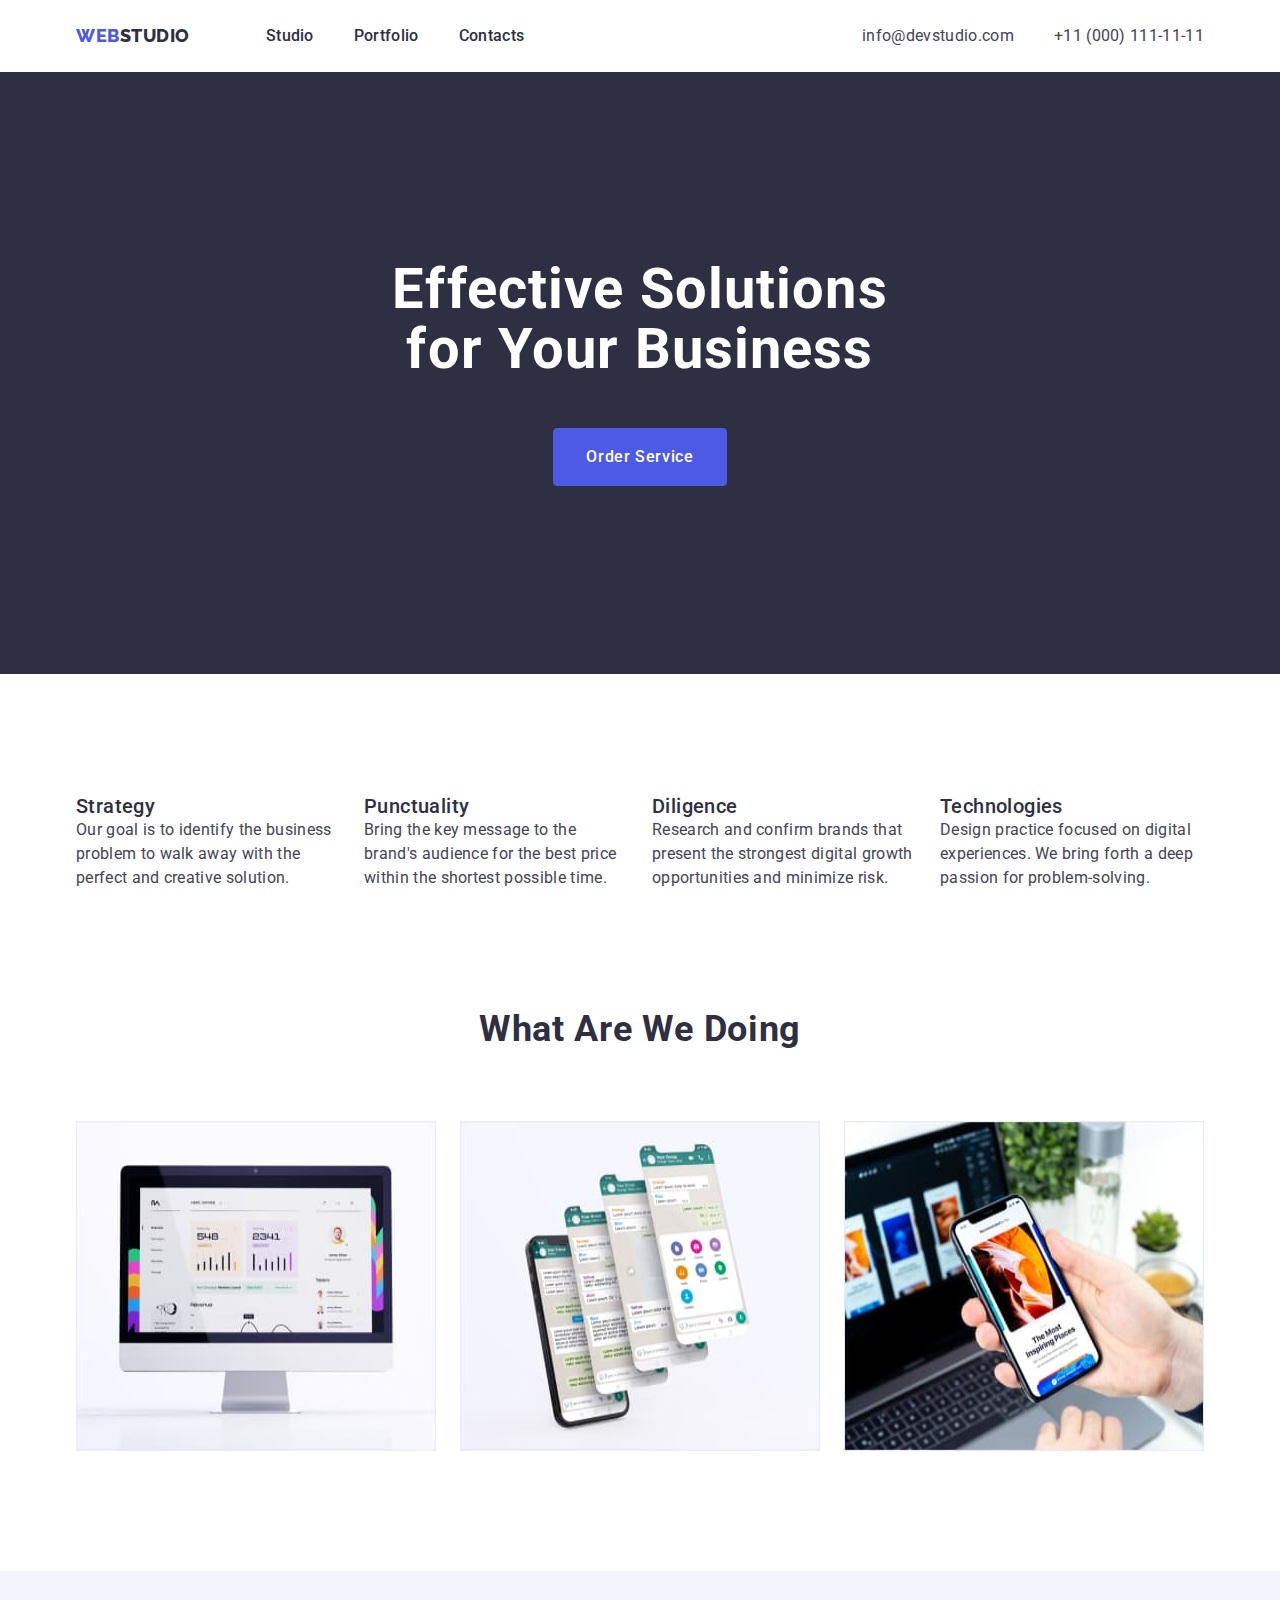
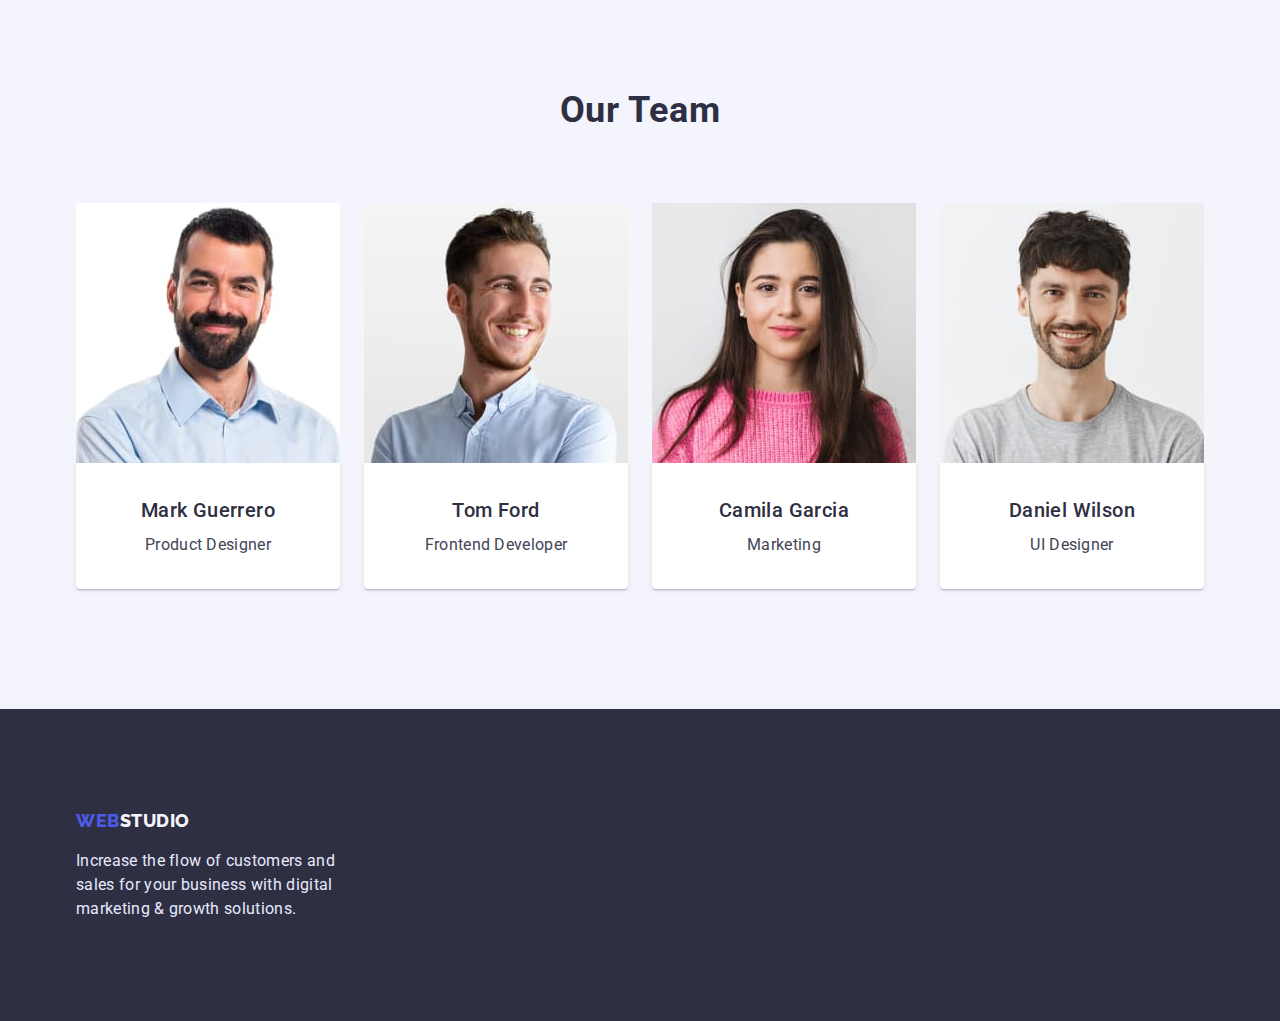
<file: index.html>
<!DOCTYPE html>
<html lang="en">
  <head>
    <meta charset="UTF-8" />
    <meta http-equiv="X-UA-Compatible" content="IE=edge" />
    <meta name="viewport" content="width=device-width, initial-scale=1.0" />
    <title>WebStudio</title>
    <link rel="preconnect" href="https://fonts.googleapis.com" />
    <link rel="preconnect" href="https://fonts.gstatic.com" crossorigin />
    <link
      href="https://fonts.googleapis.com/css2?family=Raleway:wght@800&family=Roboto:wght@400;500;700;900&display=swap"
      rel="stylesheet"
    />
    <link
      rel="stylesheet"
      href="https://cdn.jsdelivr.net/npm/modern-normalize@1.1.0/modern-normalize.min.css"
    />
    <link rel="stylesheet" href="./css/styles.css" />
  </head>
  <body>
    <header class="main-header">
      <!--header-->
      <div class="container page-header-container">
        <nav class="main-navigation">
          <a class="logotype-header" href="./index.html"
            >WEB<span>STUDIO</span></a
          >
          <ul class="menu list">
            <li class="menu-item"><a class="menu-link" href="">Studio</a></li>
            <li class="menu-item">
              <a class="menu-link" href="./portfolio.html">Portfolio</a>
            </li>
            <li class="menu-item"><a class="menu-link" href="">Contacts</a></li>
          </ul>
        </nav>
        <address>
          <ul class="menu-contact list">
            <li class="menu-contact-item list">
              <a class="contact-email list" href="mailto:info@devstudio.com"
                >info@devstudio.com</a
              >
            </li>
            <li class="menu-contact-item list">
              <a class="contact-phone list" href="tel:+110001111111"
                >+11 (000) 111-11-11</a
              >
            </li>
          </ul>
        </address>
      </div>
    </header>

    <main>
      <!--hero section-->
      <section class="hero">
        <div class="container hero-section-container">
          <h1 class="hero-title">Effective Solutions for Your Business</h1>
          <button class="modal-btn" type="button">Order Service</button>
        </div>
      </section>

      <!--Section 1-->
      <section class="goals-section">
        <div class="container">
          <h2 class="visually-hidden">section2</h2>
          <ul class="goals list">
            <li class="goals-item">
              <h3 class="goals-item-header">Strategy</h3>
              <p class="goals-item-text">
                Our goal is to identify the business problem to walk away with
                the perfect and creative solution.
              </p>
            </li>
            <li class="goals-item">
              <h3 class="goals-item-header">Punctuality</h3>
              <p class="goals-item-text">
                Bring the key message to the brand's audience for the best price
                within the shortest possible time.
              </p>
            </li>
            <li class="goals-item">
              <h3 class="goals-item-header">Diligence</h3>
              <p class="goals-item-text">
                Research and confirm brands that present the strongest digital
                growth opportunities and minimize risk.
              </p>
            </li>
            <li class="goals-item">
              <h3 class="goals-item-header">Technologies</h3>
              <p class="goals-item-text">
                Design practice focused on digital experiences. We bring forth a
                deep passion for problem-solving.
              </p>
            </li>
          </ul>
        </div>
      </section>

      <!--Section 2-->
      <section class="work-section">
        <div class="container">
          <h2 class="header-two">What are we doing</h2>
          <ul class="work list">
            <li class="work-examples">
              <img
                src="./images/section-2-img1.jpg"
                alt="picture1"
                width="360"
                height="330"
              />
            </li>
            <li class="work-examples">
              <img
                src="./images/section-2-img2.jpg"
                alt="picture2"
                width="360"
                height="330"
              />
            </li>
            <li class="work-examples">
              <img
                src="./images/section-2-img3.jpg"
                alt="picture3"
                width="360"
                height="330"
              />
            </li>
          </ul>
        </div>
      </section>

      <!--Section 3-->
      <section class="list employee-card section">
        <div class="container">
          <h2 class="header-two">Our Team</h2>
          <ul class="employee-card-all list">
            <li class="employee-card-list">
              <img
                src="./images/section-3-img1.jpg"
                alt="employee1"
                width="264"
                height="260"
              />
              <div class="card-content">
                <h3 class="employee-name">Mark Guerrero</h3>
                <p class="employee-position">Product Designer</p>
              </div>
            </li>
            <li class="employee-card-list">
              <img
                src="./images/section-3-img2.jpg"
                alt="employee2"
                width="264"
                height="260"
              />
              <div class="card-content">
                <h3 class="employee-name">Tom Ford</h3>
                <p class="employee-position">Frontend Developer</p>
              </div>
            </li>
            <li class="employee-card-list">
              <img
                src="./images/section-3-img3.jpg"
                alt="employee3"
                width="264"
                height="260"
              />
              <div class="card-content">
                <h3 class="employee-name">Camila Garcia</h3>
                <p class="employee-position">Marketing</p>
              </div>
            </li>
            <li class="employee-card-list">
              <img
                src="./images/section-3-img4.jpg"
                alt="employee4"
                width="264"
                height="260"
              />
              <div class="card-content">
                <h3 class="employee-name">Daniel Wilson</h3>
                <p class="employee-position">UI Designer</p>
              </div>
            </li>
          </ul>
        </div>
      </section>
    </main>

    <footer class="footer-section">
      <div class="container footer-container">
        <a class="logotype-footer" href="./index.html"
          >WEB<span>STUDIO</span></a
        >
        <p class="footer-text">
          Increase the flow of customers and sales for your business with
          digital marketing & growth solutions.
        </p>
      </div>
    </footer>
  </body>
</html>
</file>
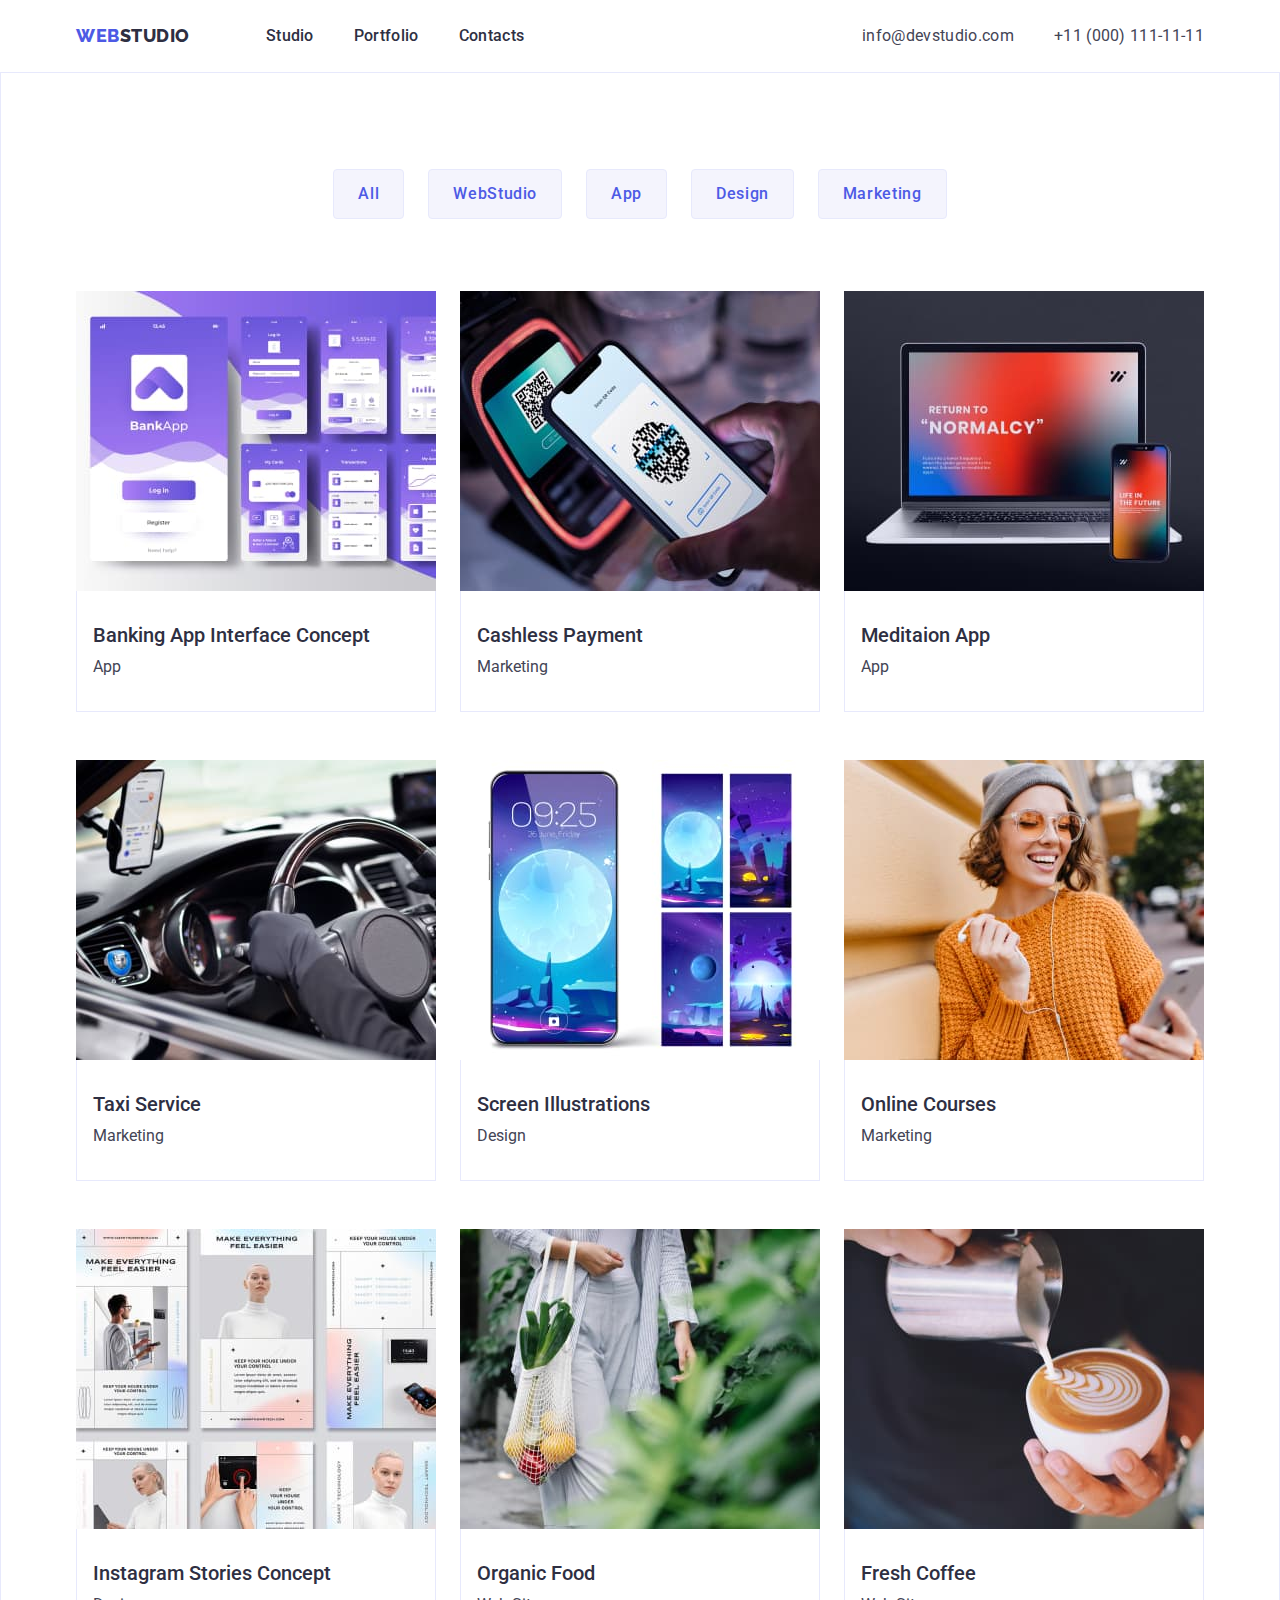
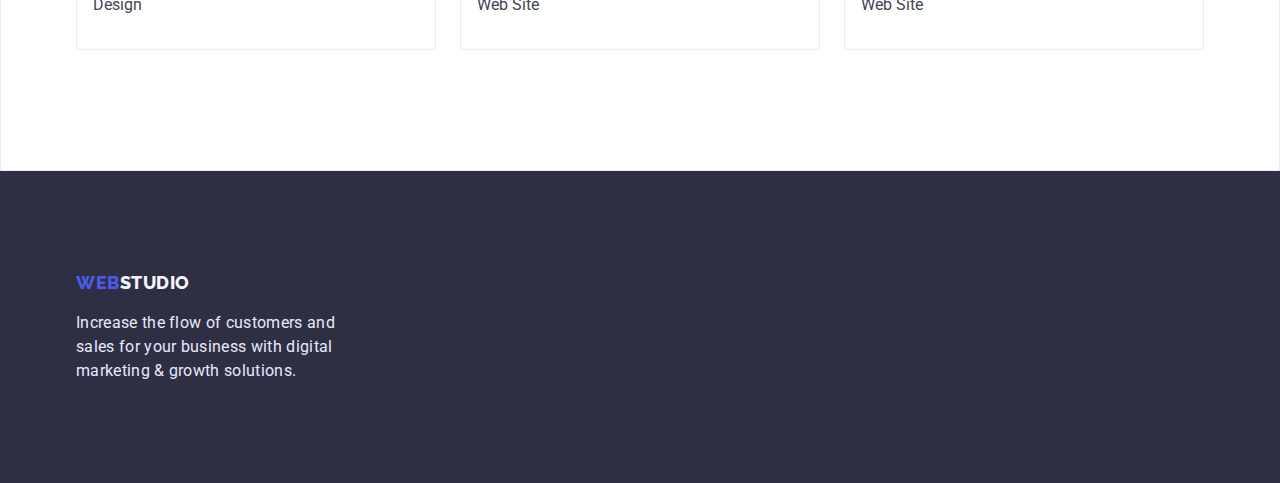
<file: portfolio.html>
<!DOCTYPE html>
<html lang="en">
  <head>
    <meta charset="UTF-8" />
    <meta http-equiv="X-UA-Compatible" content="IE=edge" />
    <meta name="viewport" content="width=device-width, initial-scale=1.0" />
    <title>Portfolio</title>
    <link rel="preconnect" href="https://fonts.googleapis.com" />
    <link rel="preconnect" href="https://fonts.gstatic.com" crossorigin />
    <link
      href="https://fonts.googleapis.com/css2?family=Raleway:wght@800&family=Roboto:wght@400;500;700;900&display=swap"
      rel="stylesheet"
    />
    <link
      rel="stylesheet"
      href="https://cdn.jsdelivr.net/npm/modern-normalize@1.1.0/modern-normalize.min.css"
    />
    <link rel="stylesheet" href="./css/styles.css" />
  </head>
  <body>
    <header class="main-header">
      <!--header-->
      <div class="container page-header-container">
        <nav class="main-navigation">
          <a class="logotype-header" href="./index.html"
            >WEB<span>STUDIO</span></a
          >
          <ul class="menu list">
            <li class="menu-item"><a class="menu-link" href="">Studio</a></li>
            <li class="menu-item">
              <a class="menu-link" href="./index.html">Portfolio</a>
            </li>
            <li class="menu-item"><a class="menu-link" href="">Contacts</a></li>
          </ul>
        </nav>
        <address>
          <ul class="menu-contact list">
            <li class="menu-contact-item list">
              <a class="contact-email list" href="mailto:info@devstudio.com"
                >info@devstudio.com
              </a>
            </li>
            <li class="menu-contact-item list">
              <a class="contact-phone list" href="tel:+110001111111"
                >+11 (000) 111-11-11
              </a>
            </li>
          </ul>
        </address>
      </div>
    </header>

    <main>
      <!--section-->
      <section class="portfolio-section">
        <div class="container">
          <h1 class="visually-hidden">Portfolio</h1>
          <ul class="menu-navigation list">
            <li class="menu-portfolio-list">
              <button class="nav-btn" type="button">All</button>
            </li>
            <li class="menu-portfolio-list">
              <button class="nav-btn" type="button">WebStudio</button>
            </li>
            <li class="menu-portfolio-list">
              <button class="nav-btn" type="button">App</button>
            </li>
            <li class="menu-portfolio-list">
              <button class="nav-btn" type="button">Design</button>
            </li>
            <li class="menu-portfolio-list">
              <button class="nav-btn" type="button">Marketing</button>
            </li>
          </ul>

          <ul class="menu-portfolio list">
            <li class="menu-portfolio-item">
              <img
                src="./images/images-portfolio/banking-app.jpg"
                alt="galary-1"
                width="360"
                height="300"
              />
              <div class="menu-portfolio-item-wrapper">
                <h3 class="galary-header">Banking App Interface Concept</h3>
                <p class="galary-text">App</p>
              </div>
            </li>
            <li class="menu-portfolio-item">
              <img
                src="./images/images-portfolio/cashless-payment.jpg"
                alt="galary-2"
                width="360"
                height="300"
              />
              <div class="menu-portfolio-item-wrapper">
                <h3 class="galary-header">Cashless Payment</h3>
                <p class="galary-text">Marketing</p>
              </div>
            </li>
            <li class="menu-portfolio-item">
              <img
                src="./images/images-portfolio/meditaion-app.jpg"
                alt="galary-3"
                width="360"
                height="300"
              />
              <div class="menu-portfolio-item-wrapper">
                <h3 class="galary-header">Meditaion App</h3>
                <p class="galary-text">App</p>
              </div>
            </li>
            <li class="menu-portfolio-item">
              <img
                src="./images/images-portfolio/taxi-services.jpg"
                alt="galary-4"
                width="360"
                height="300"
              />
              <div class="menu-portfolio-item-wrapper">
                <h3 class="galary-header">Taxi Service</h3>
                <p class="galary-text">Marketing</p>
              </div>
            </li>
            <li class="menu-portfolio-item">
              <img
                src="./images/images-portfolio/screen-illustration.jpg"
                alt="galary-5"
                width="360"
                height="300"
              />
              <div class="menu-portfolio-item-wrapper">
                <h3 class="galary-header">Screen Illustrations</h3>
                <p class="galary-text">Design</p>
              </div>
            </li>
            <li class="menu-portfolio-item">
              <img
                src="./images/images-portfolio/online-courses.jpg"
                alt="galary-6"
                width="360"
                height="300"
              />
              <div class="menu-portfolio-item-wrapper">
                <h3 class="galary-header">Online Courses</h3>
                <p class="galary-text">Marketing</p>
              </div>
            </li>
            <li class="menu-portfolio-item">
              <img
                src="./images/images-portfolio/instagram-stories.jpg"
                alt="galary-7"
                width="360"
                height="300"
              />
              <div class="menu-portfolio-item-wrapper">
                <h3 class="galary-header">Instagram Stories Concept</h3>
                <p class="galary-text">Design</p>
              </div>
            </li>
            <li class="menu-portfolio-item">
              <img
                src="./images/images-portfolio/organic-food.jpg"
                alt="galary-8"
                width="360"
                height="300"
              />
              <div class="menu-portfolio-item-wrapper">
                <h3 class="galary-header">Organic Food</h3>
                <p class="galary-text">Web Site</p>
              </div>
            </li>
            <li class="menu-portfolio-item">
              <img
                src="./images/images-portfolio/fresh-coffee.jpg"
                alt="galary-9"
                width="360"
                height="300"
              />
              <div class="menu-portfolio-item-wrapper">
                <h3 class="galary-header">Fresh Coffee</h3>
                <p class="galary-text">Web Site</p>
              </div>
            </li>
          </ul>
        </div>
      </section>
    </main>
    <!--footer-->
    <footer class="footer-section">
      <div class="container footer-container">
        <a class="logotype-footer" href="./index.html"
          >WEB<span>STUDIO</span></a
        >
        <p class="footer-text">
          Increase the flow of customers and sales for your business with
          digital marketing & growth solutions.
        </p>
      </div>
    </footer>
  </body>
</html>
</file>
<file: css/styles.css>
:root{
    --primary-font:'Roboto',sans-serif;
    --secondary-font:'Raleway', sans-serif;
    --primary-text-color:#2E2F42;
    --secondary-text-color:#434455;
    --accent-color:#4D5AE5;
    --accent-color-portfolio:#404BBF;
    --main-white-color:#FFFFFF;
    --main-backgroud-color:#F4F4FD;
    --footer-logo-color:#E7E9FC;
 
}

h1,h2,h3,p, ul,ol {
    margin: 0;
    padding: 0;
   
}

img {
    display: block;
}

.list {
    list-style: none;
}

.container {
    width: 1158px;
    margin-left: auto;
    margin-right: auto;
    padding-left: 15px;
    padding-right: 15px;
 

}


.page-header-container{
    display: flex;
    align-items: center;
    justify-content: space-between;
}

.main-navigation{
    display: flex;
    align-items: center;
}

.menu{
display: flex;
align-items: center;
}

.menu-item:not(:last-child) {
    margin-right: 40px;
}


.menu-contact{
display: flex;
align-items: center;
margin-left: auto;
}

.contact-email{
    margin-right: 40px;
    padding-top: 24px;
    padding-bottom: 24px;
}

.visually-hidden{
    position: absolute;
        width: 1px;
        height: 1px;
        margin: -1px;
        border: 0;
        padding: 0;
        white-space: nowrap;
        clip-path: inset(100%);
        clip: rect(0 0 0 0);
        overflow: hidden;
}

body{
    font-family: var(--primary-font);
}

/* WebStudio header */

.logotype-header{
    text-decoration: none;
    font-family: var(--secondary-font);
    font-weight: 800;
    font-size: 18px;
    line-height: 1.33;
    display: flex;
    align-items: center;
    letter-spacing: 0.03em;
    text-transform: uppercase;
    color: var(--accent-color);
    margin-right: 76px;
    padding-top: 24px;
    padding-bottom: 24px;


}
.logotype-header span{
    color: var(--primary-text-color);
  
}

.menu-link {
        text-decoration: none;
        font-weight: 500;
        font-size: 16px;
        line-height: 1.5;
        letter-spacing: 0.02em;
        color: var(--primary-text-color);
        padding-top: 24px;
        padding-bottom: 24px;
}
.menu-link:hover,
.menu-link:focus {
    color: var(--accent-color);
}

.contact-email, .contact-phone {
    text-decoration: none;
    font-weight: 400;
    font-size: 16px;
    font-style: normal;
    line-height: 1.5;   
    letter-spacing: 0.02em;
    color: var(--secondary-text-color);
    padding-top: 24px;
    padding-bottom: 24px;
}

.contact-email:hover,
.contact-email:focus {
 color: var(--accent-color);
}

.contact-phone:hover,
.contact-phone:focus {
color: var(--accent-color);
}

/* Web Studio hero section */

.hero{
    background-color: var(--primary-text-color);
    display: flex;
    padding-top: 188px;
    padding-bottom: 188px;
    margin: auto;
    text-align: center;

}

.hero-title {
    font-weight: 700;
    font-size: 56px;
    line-height: 1.07;
    letter-spacing: 0.02em;
    color: var(--main-white-color);
    width: 507px;
    margin-top: 0px;
    margin-right: auto;
    margin-bottom: 48px;
    margin-left: auto;
}


.modal-btn {
    padding-top: 16px;
    padding-bottom: 16px;
    padding-left: 32px;
    padding-right: 32px;
    text-decoration: none;
    font-family: inherit;
    cursor: pointer;
    font-weight: 500;
    font-size: 16px;
    line-height: 1.5;
    display: flex;
    align-items: center;
    letter-spacing: 0.04em;
    color: var(--main-white-color);
    background:var(--accent-color);
    display: block;
    margin: 0 auto;
    border: 1px solid var(--accent-color);
    border-radius: 4px;
}

.modal-btn:hover,
.modal-btn:focus {
    background: var(--accent-color-portfolio);
    color: var(--main-white-color);
}

/* Portfolio section */

.portfolio-section{
    padding-bottom: 120px;
    padding-top: 96px;
    border: 1px solid var(--footer-logo-color);
}

.menu-navigation{
display: flex;
align-items: center;
justify-content: center;
margin-bottom: 72px;
}


.menu-portfolio-list:not(:last-child){
    margin-right: 24px;
}


.menu-portfolio{
    display: flex;
    flex-wrap: wrap;
    column-gap: 24px;
    row-gap: 48px;

}

.menu-portfolio-item{
flex-basis: calc(100%-48px)/3;
}

.menu-portfolio-item-wrapper{
    padding-top: 32px;
    padding-bottom: 32px;
    padding-left: 16px;
    padding-right: 16px;
    border: 1px solid var(--footer-logo-color);
    border-top: none;
}

.nav-btn{
    text-decoration: none;
    font-family: inherit;
    cursor: pointer;
    font-weight: 500;
    font-size: 16px;
    line-height: 1.5;
    display: flex;
    align-items: center;
    text-align: center;
    letter-spacing: 0.04em;
    color: var(--accent-color);
    background:var(--main-backgroud-color);
    padding-top: 12px;
    padding-bottom: 12px;
    padding-left: 24px;
    padding-right: 24px;
    border: 1px solid var(--footer-logo-color);
    border-radius: 4px;
}
.nav-btn:hover,
.nav-btn:focus {
    background-color: var(--accent-color-portfolio);
    color: var(--main-white-color);
}

.galary-header{
    text-decoration: none;
    font-weight: 500;
    font-size: 20px;
    line-height: 1.2;
    color: var(--primary-text-color);
    margin-bottom: 8px;
}

.galary-text{
    text-decoration: none;
    font-weight: 400;
    font-size: 16px;
    line-height: 1.5;
    color: var(--secondary-text-color);
}


/* Web Studio section 1 */

.goals-section{
    padding-top: 120px;
    padding-bottom: 120px;
}

.goals{
    display: flex;
    flex-wrap: wrap;
    gap: 24px;
    list-style: none;
}

.goals-item{
    flex-basis: calc((100% - 72px) / 4);
}

.goals-item-header {
    text-decoration: none;
    font-weight: 500;
    font-size: 20px;
    line-height: 1.2;
    letter-spacing: 0.02em;
    color: var(--primary-text-color);
}

.goals-item-text {
    font-size: 16px;
    line-height: 1.5;
    letter-spacing: 0.02em;
    color: var(--secondary-text-color);
}

.header-two {
    text-decoration: none;
    font-weight: 700;
    font-size: 36px;
    line-height: 1.1;
    text-align: left;
    letter-spacing: 0.02em;
    text-transform: capitalize;
    color: var(--primary-text-color);
    margin-bottom: 72px;
    text-align: center;

}

/* Web Studio section 2 */

.work-section {
    padding-bottom: 120px;
}

.work {
    display: flex;
    flex-wrap: wrap;
    gap: 24px;
}

.work-examples {
    flex-basis: calc((100% - 48px) / 3);
}



/* Web Studio section 3 */

.employee-card{
    background: var(--main-backgroud-color);
    padding-bottom: 120px;
    padding-top: 120px;
  
}

.employee-card-all{
    display: flex;
    flex-wrap: wrap;
    gap: 24px;
}

.employee-card-list {
    background:var(--main-white-color);
    flex-basis: calc(100%-72px)/4;
}

.card-content{
    padding-left: 16px;
    padding-right: 16px;
    padding-top: 32px;
    padding-bottom: 32px;
    box-shadow: 0px 1px 6px rgba(46, 47, 66, 0.08), 0px 1px 1px rgba(46, 47, 66, 0.16), 0px 2px 1px rgba(46, 47, 66, 0.08);
    border-radius: 0px 0px 4px 4px;
}

.employee-name {
    font-weight: 500;
    font-size: 20px;
    line-height: 1.5;
    text-align: center;
    letter-spacing: 0.02em;
    color: var(--primary-text-color);
    margin-bottom: 8px;
}

.employee-position {
        font-size: 16px;
        line-height: 1.5;
        text-align: center;
        letter-spacing: 0.02em;
        color: var(--secondary-text-color);
}

/*  Web Studio and Portfolio footer */
.footer-section {
    background-color:var(--primary-text-color);
    padding-top: 100px;
    padding-bottom: 100px;
}


.footer-text{
    font-family: 'Roboto', sans-serif;
        font-weight: 400;
        font-size: 16px;
        line-height: 1.5;
        letter-spacing: 0.02em;
        color: var(--footer-logo-color);
        width: 264px;
}

.logotype-footer {
    text-decoration: none;
    font-family: var(--secondary-font);
    font-weight: 800;
    font-size: 18px;
    line-height: 1.33;
    display: flex;
    align-items: center;
    letter-spacing: 0.03em;
    text-transform: uppercase;
    color: var(--accent-color);
    margin-bottom: 16px;
}

.logotype-footer span {
    color: var(--main-backgroud-color);

}
</file>
